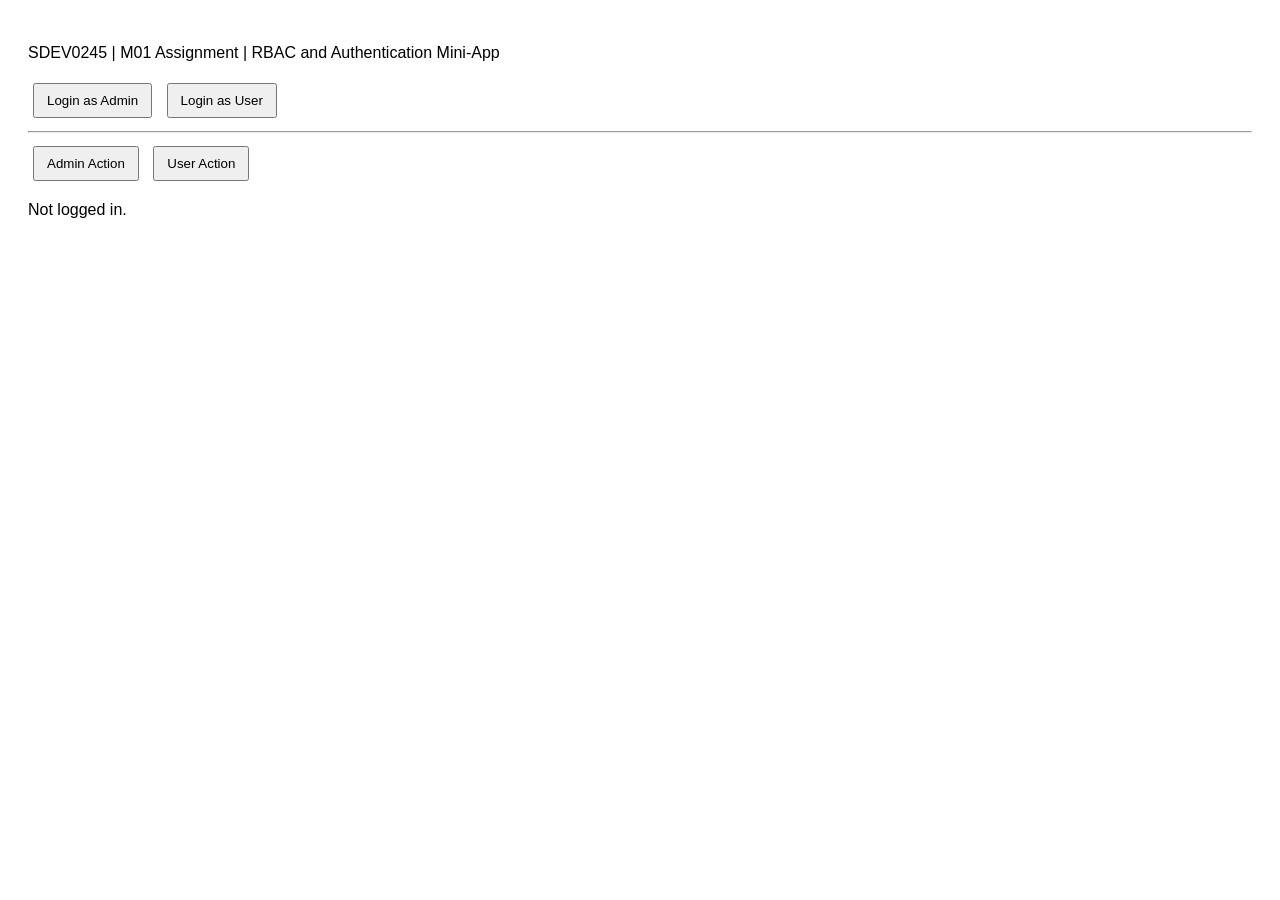
<file: M01/index.html>
<!DOCTYPE html>
<html>

<head>
	<meta charset="utf-8" />
	<meta http-equiv="X-UA-Compatible" content="IE=edge" />
	<title></title>
	<meta name="description" content="" />
	<meta name="viewport" content="width=device-width, initial-scale=1" />
	<link rel="stylesheet" href="./style.css">
</head>

<body>
<p>SDEV0245 | M01 Assignment | RBAC and Authentication Mini-App
</p>
	<button onclick="login('admin')">Login as Admin</button>
	<button onclick="login('user')">Login as User</button>
	<hr />

	<button onclick="adminAction()">Admin Action</button>
	<button onclick="userAction()">User Action</button>

	<div id="output">Not logged in.</div>

	<script>
		const users = {
			admin: {role: "admin"},
			user: {role: "user"},
		};

		let currentUser = null;

		function login(username) {
			currentUser = users[username];

			document.getElementById(
				"output"
			).textContent = `Logged in as ${username} (${currentUser.role})`;
		}

		function adminAction() {
			if (!currentUser) {
				show("Access denied: Please log in.");
				return;
			}

			if (currentUser.role !== "admin") {
				show("Access denied: Admins only.");
				return;
			}

			show("Admin action executed.");
		}

		function userAction() {
			if (!currentUser) {
				show("Access denied: Please log in.");
				return;
			}

			if (currentUser.role !== "user") {
				show("Access denied: Users only.");
				return;
			}

			show("User action executed.");
		}

		function show(message) {
			document.getElementById("output").textContent = message;
		}
	</script>
	<!-- <script src="" async defer></script> -->
</body>

</html>
</file>
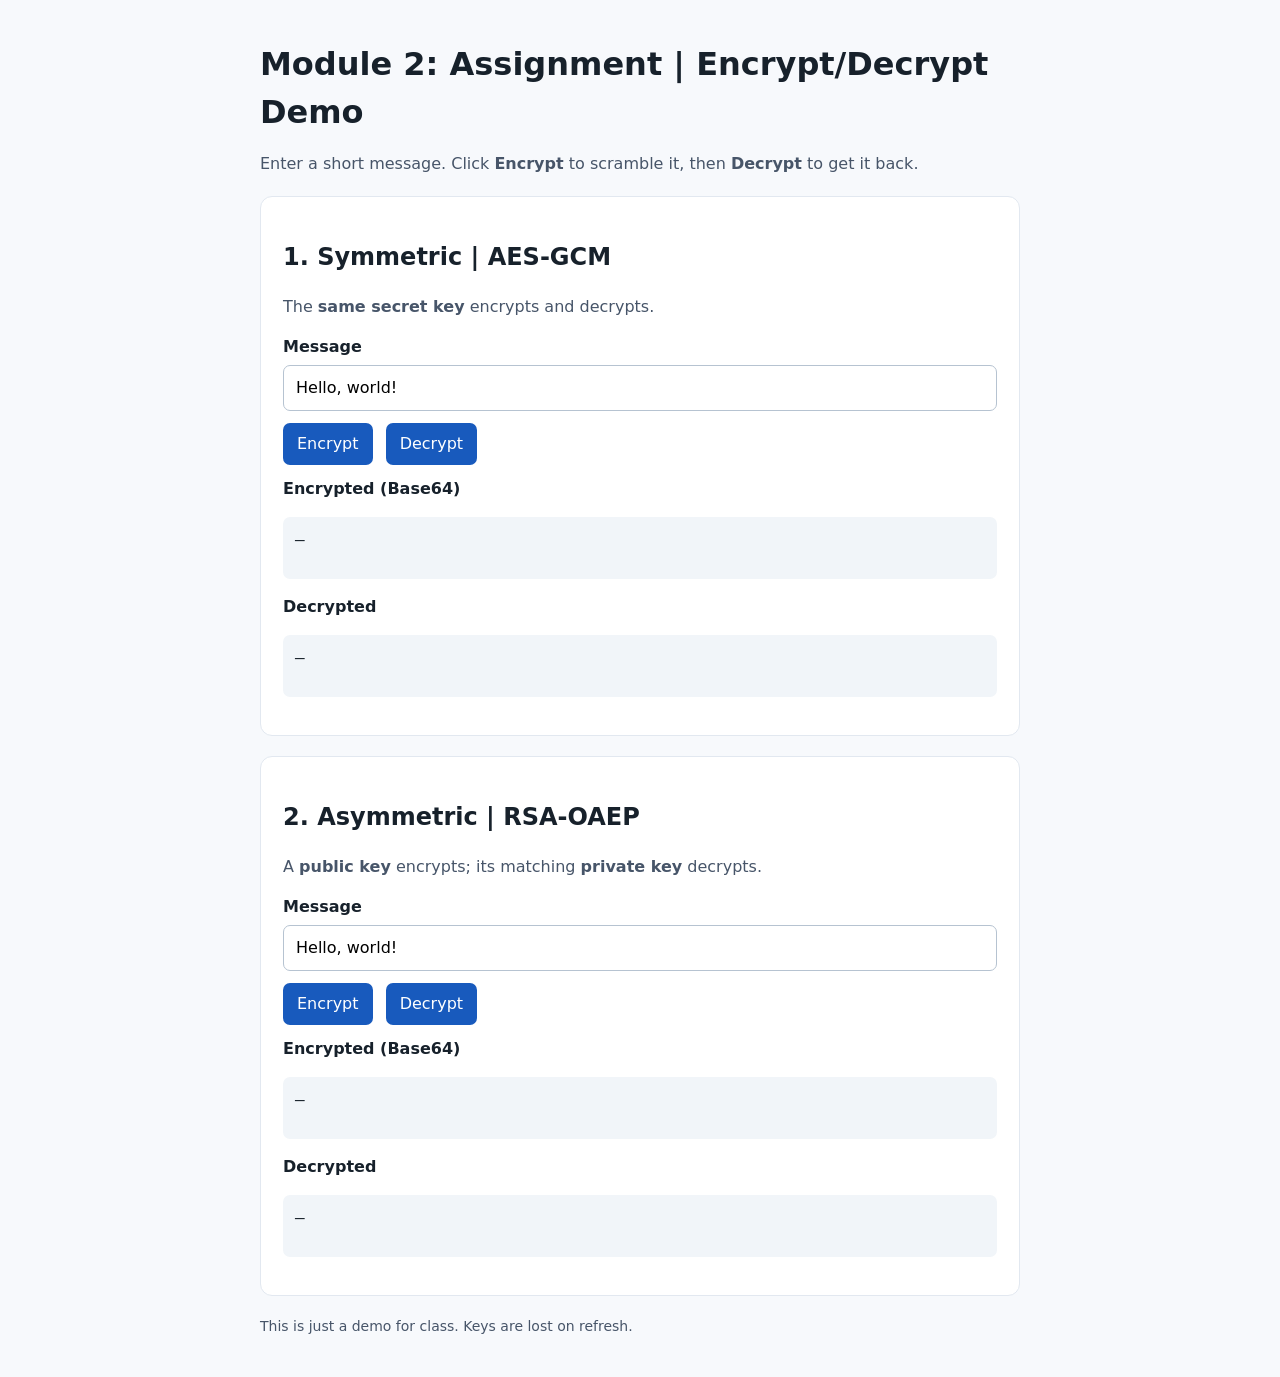
<file: M02/index.html>
<!DOCTYPE html>
<html>

<head>
	<meta charset="utf-8">
	<meta http-equiv="X-UA-Compatible" content="IE=edge">
	<title></title>
	<meta name="description" content="">
	<meta name="viewport" content="width=device-width, initial-scale=1">
	<link rel="stylesheet" href="./style.css">
</head>

<body>
	<h1>Module 2: Assignment | Encrypt/Decrypt Demo</h1>
	<p>Enter a short message. Click <strong>Encrypt</strong> to scramble it, then <strong>Decrypt</strong> to get it
		back.</p>

	<section>
		<h2>1. Symmetric | AES-GCM</h2>
		<p>The <strong>same secret key</strong> encrypts and decrypts.</p>
		<label for="symmetricMessage">Message</label>
		<input id="symmetricMessage" value="Hello, world!"/>
		<button id="symmetricEncrypt">Encrypt</button>
		<button id="symmetricDecrypt">Decrypt</button>
		<label>Encrypted (Base64)</label>
		<pre id="symmetricCipher">—</pre>
		<label>Decrypted</label>
		<pre id="symmetricPlain">—</pre>
	</section>

	<section>
		<h2>2. Asymmetric | RSA-OAEP</h2>
		<p>A <strong>public key</strong> encrypts; its matching <strong>private key</strong> decrypts.</p>
		<label for="asymmetricMessage">Message</label>
		<input id="asymmetricMessage" value="Hello, world!" />
		<button id="asymmetricEncrypt">Encrypt</button>
		<button id="asymmetricDecrypt">Decrypt</button>
		<label>Encrypted (Base64)</label>
		<pre id="asymmetricCipher">—</pre>
		<label>Decrypted</label>
		<pre id="asymmetricPlain">—</pre>
	</section>

	<p class="note">This is just a demo for class. Keys are lost on refresh.</p>

	<script src="./script.js" async defer></script>
</body>

</html>
</file>
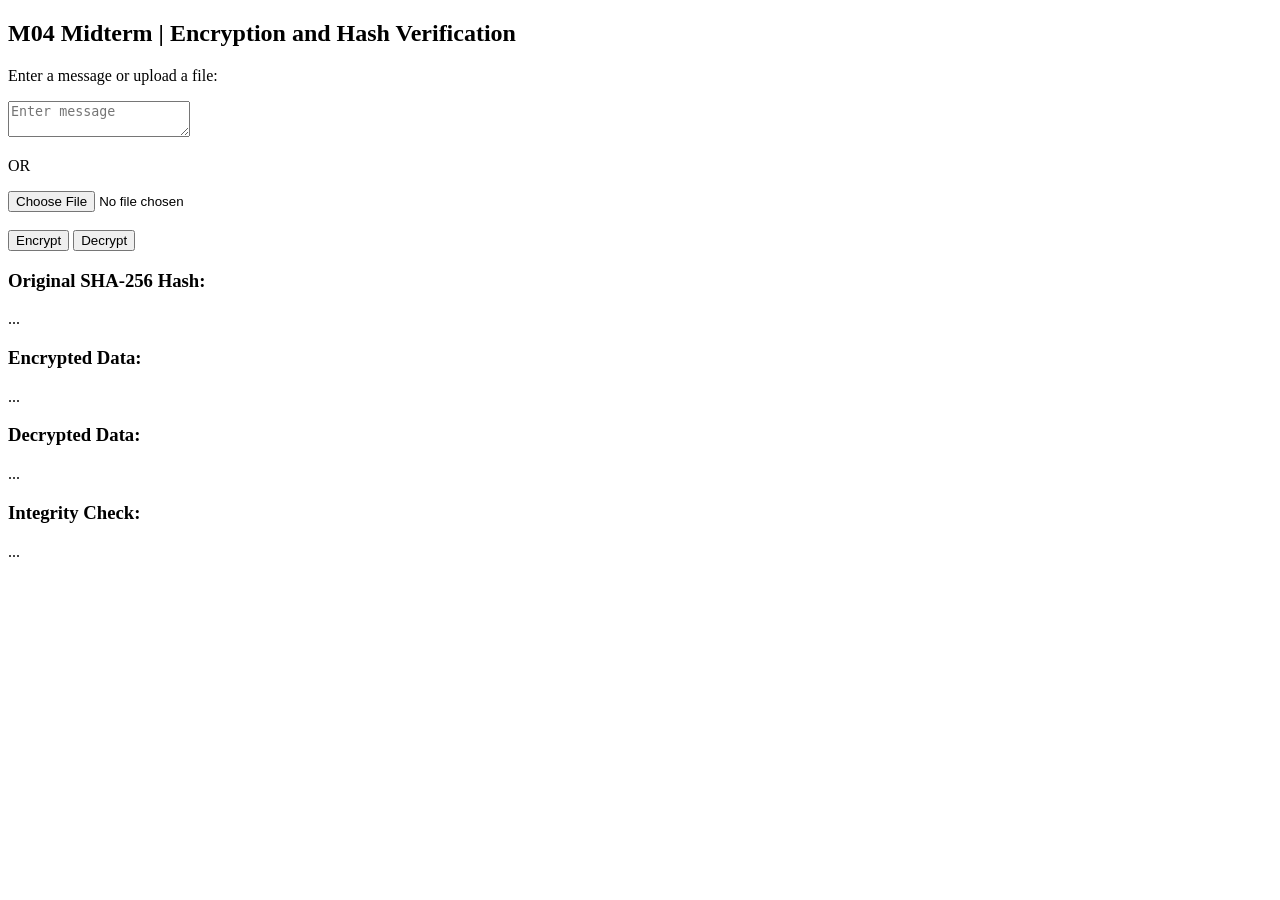
<file: index_Before-TailwindCSS.html>
<!DOCTYPE html>
<html lang="en">
<head>
  <meta charset="UTF-8">
  <title>M04</title>
<!--
  <link rel="stylesheet" href="./style.css">
-->
</head>
<body>
  <h2>M04 Midterm | Encryption and Hash Verification</h2>
  <p>Enter a message or upload a file:</p>
  <textarea id="message" placeholder="Enter message"></textarea>
  <p>OR</p>
  <input type="file" id="fileInput">
  <br><br>
  <button id="encrypt">Encrypt</button>
  <button id="decrypt">Decrypt</button>

  <h3>Original SHA-256 Hash:</h3>
  <p id="originalHash">...</p>

  <h3>Encrypted Data:</h3>
  <p id="cipher">...</p>

  <h3>Decrypted Data:</h3>
  <p id="plain">...</p>

  <h3>Integrity Check:</h3>
  <p id="result">...</p>

  <a id="download" hidden>Download Decrypted File</a>

  <script src="./script.js" defer></script>
</body>
</html>
</file>
<file: M01/style.css>
body {
  font-family: Arial, sans-serif;
  padding: 20px;
}

button {
  margin: 5px;
  padding: 8px 12px;
}

#output {
  margin-top: 15px;
  font-weight: semi-bold;
}
</file>
<file: M02/style.css>
body {
    	font: 16px/1.5 system-ui, sans-serif;
    	max-width: 760px;
    	margin: 40px auto;
    	padding: 0 18px;
    	color: #17212b;
    	background: #f7f9fc;
    }

    h1 {
    	margin-bottom: 4px;
    }

    p {
    	color: #475569;
    }

    section {
    	background: white;
    	padding: 22px;
    	margin: 20px 0;
    	border: 1px solid #e2e8f0;
    	border-radius: 12px;
    }

    label {
    	display: block;
    	font-weight: 600;
    	margin-bottom: 6px;
    }

    input {
    	box-sizing: border-box;
    	width: 100%;
    	font: inherit;
    	padding: 10px 12px;
    	border: 1px solid #b6c3d1;
    	border-radius: 7px;
    }

    button {
    	cursor: pointer;
    	font: inherit;
    	padding: 9px 14px;
    	margin: 12px 8px 12px 0;
    	border: 0;
    	border-radius: 7px;
    	color: white;
    	background: #185abd;
    }

    button:hover {
    	background: #10438f;
    }

    pre {
    	overflow-wrap: anywhere;
    	white-space: pre-wrap;
    	background: #f1f5f9;
    	padding: 12px;
    	border-radius: 7px;
    	min-height: 38px;
    }

    .note {
    	font-size: 14px;
    }
</file>
<file: style.css>
body {
    	font: 16px/1.5 system-ui, sans-serif;
    	max-width: 760px;
    	margin: 40px auto;
    	padding: 0 18px;
    	color: #17212b;
    	background: #f7f9fc;
    }

    h1 {
    	margin-bottom: 4px;
    }

    p {
    	color: #475569;
    }

    section {
    	background: white;
    	padding: 22px;
    	margin: 20px 0;
    	border: 1px solid #e2e8f0;
    	border-radius: 12px;
    }

    label {
    	display: block;
    	font-weight: 600;
    	margin-bottom: 6px;
    }

    input {
    	box-sizing: border-box;
    	width: 100%;
    	font: inherit;
    	padding: 10px 12px;
    	border: 1px solid #b6c3d1;
    	border-radius: 7px;
    }

    button {
    	cursor: pointer;
    	font: inherit;
    	padding: 9px 14px;
    	margin: 12px 8px 12px 0;
    	border: 0;
    	border-radius: 7px;
    	color: white;
    	background: #185abd;
    }

    button:hover {
    	background: #10438f;
    }

    pre {
    	overflow-wrap: anywhere;
    	white-space: pre-wrap;
    	background: #f1f5f9;
    	padding: 12px;
    	border-radius: 7px;
    	min-height: 38px;
    }

    .note {
    	font-size: 14px;
    }
</file>
